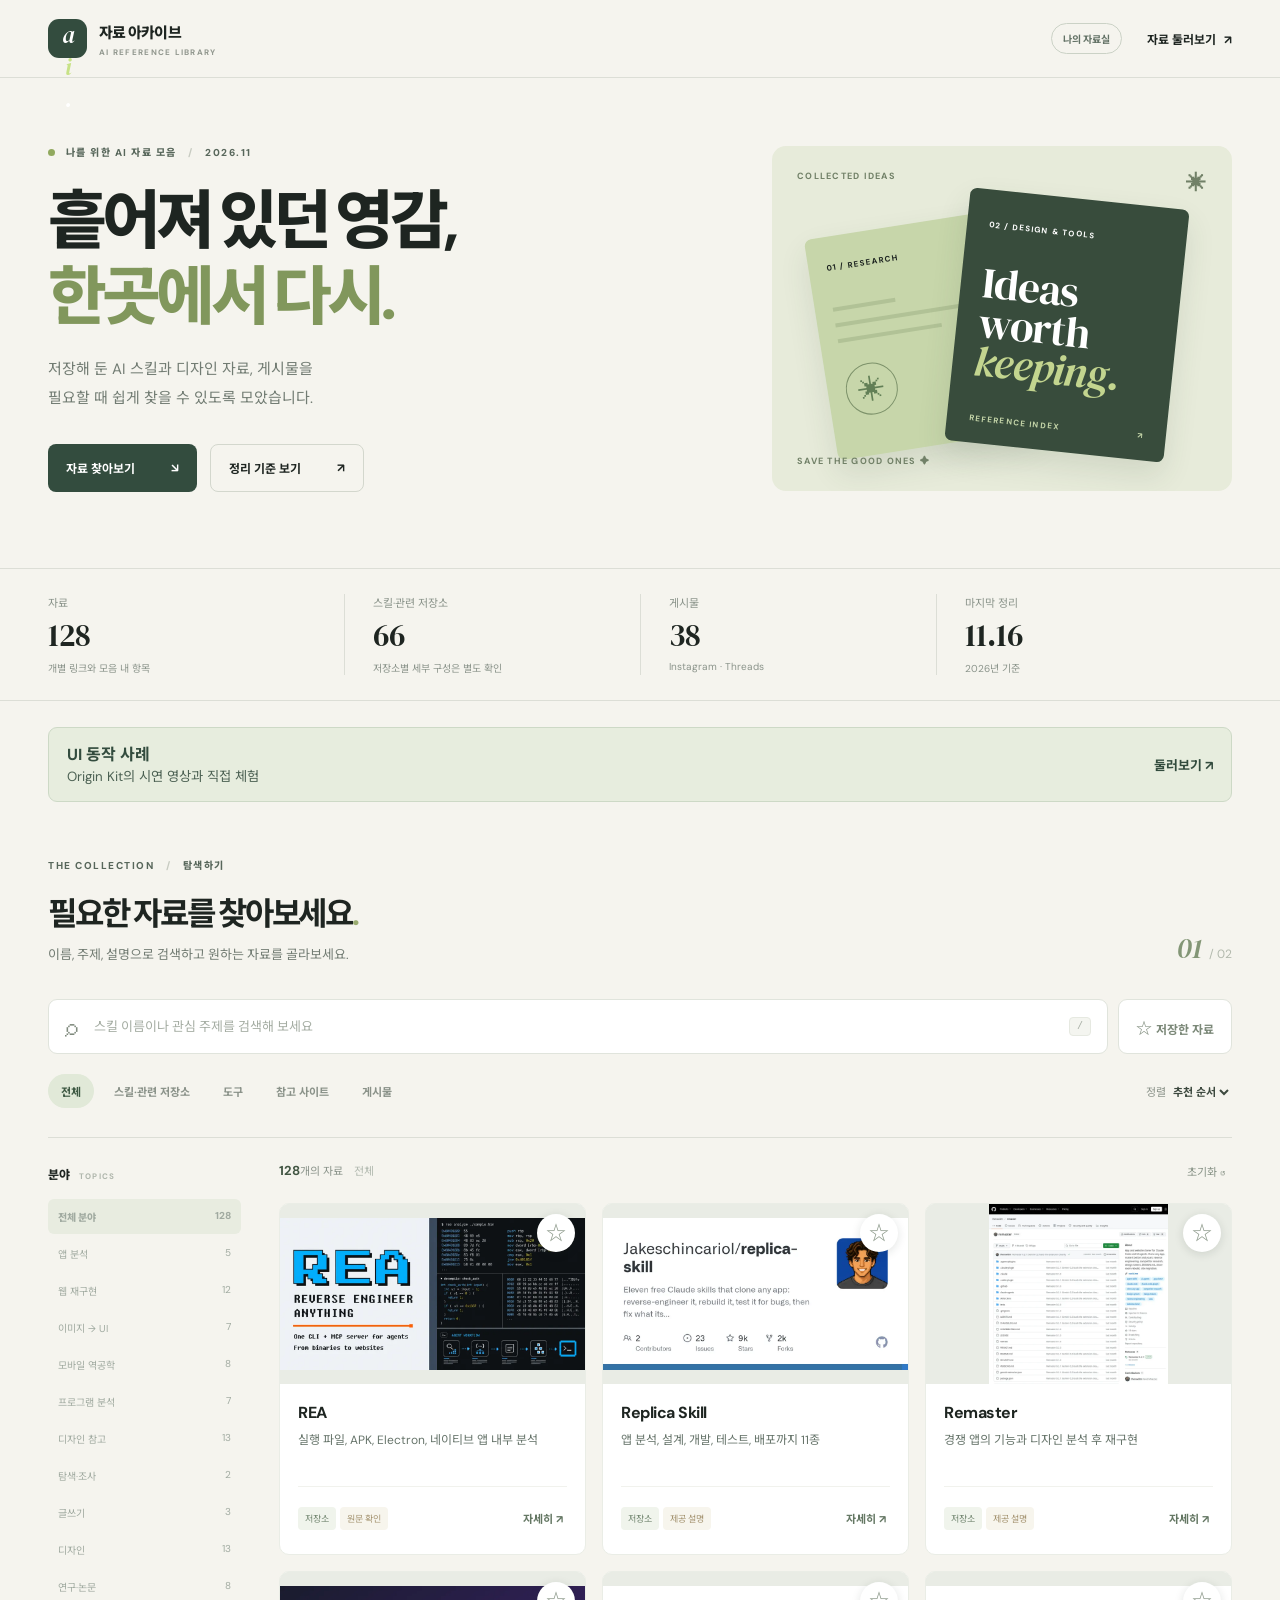
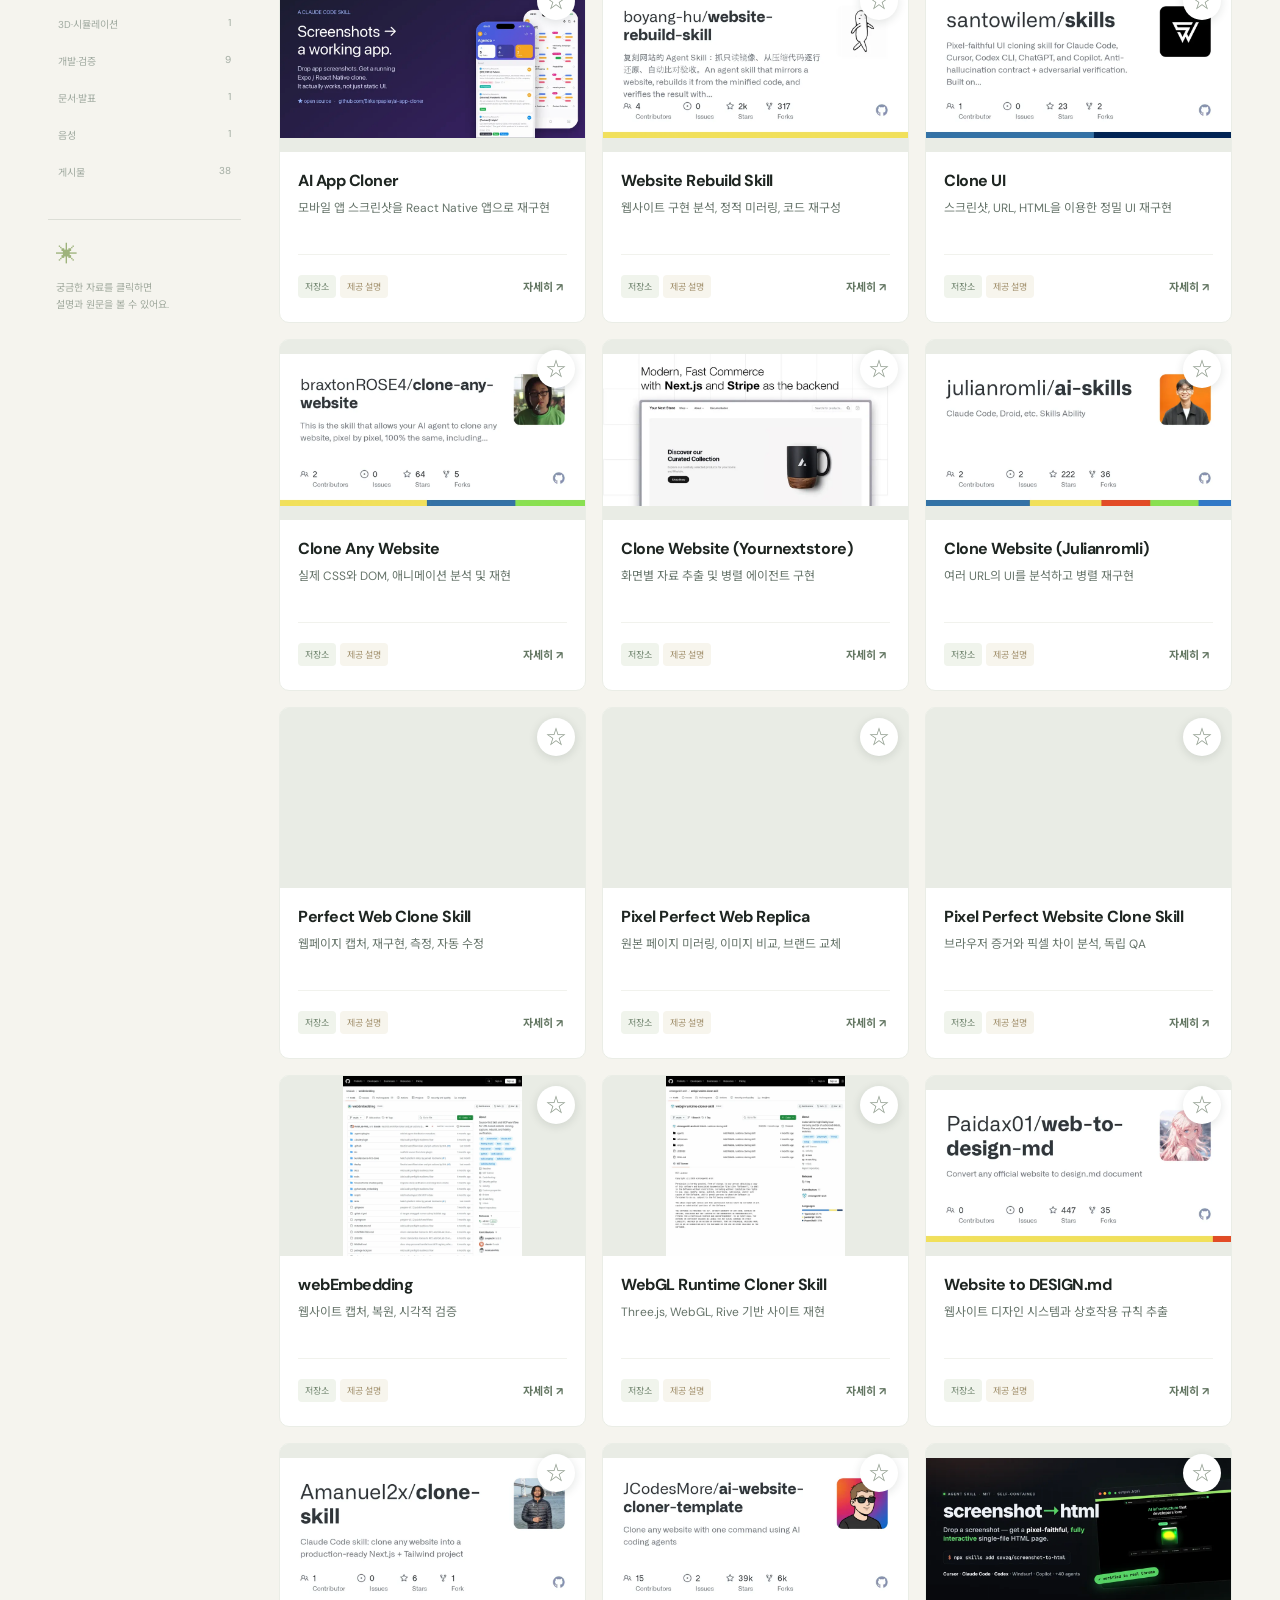
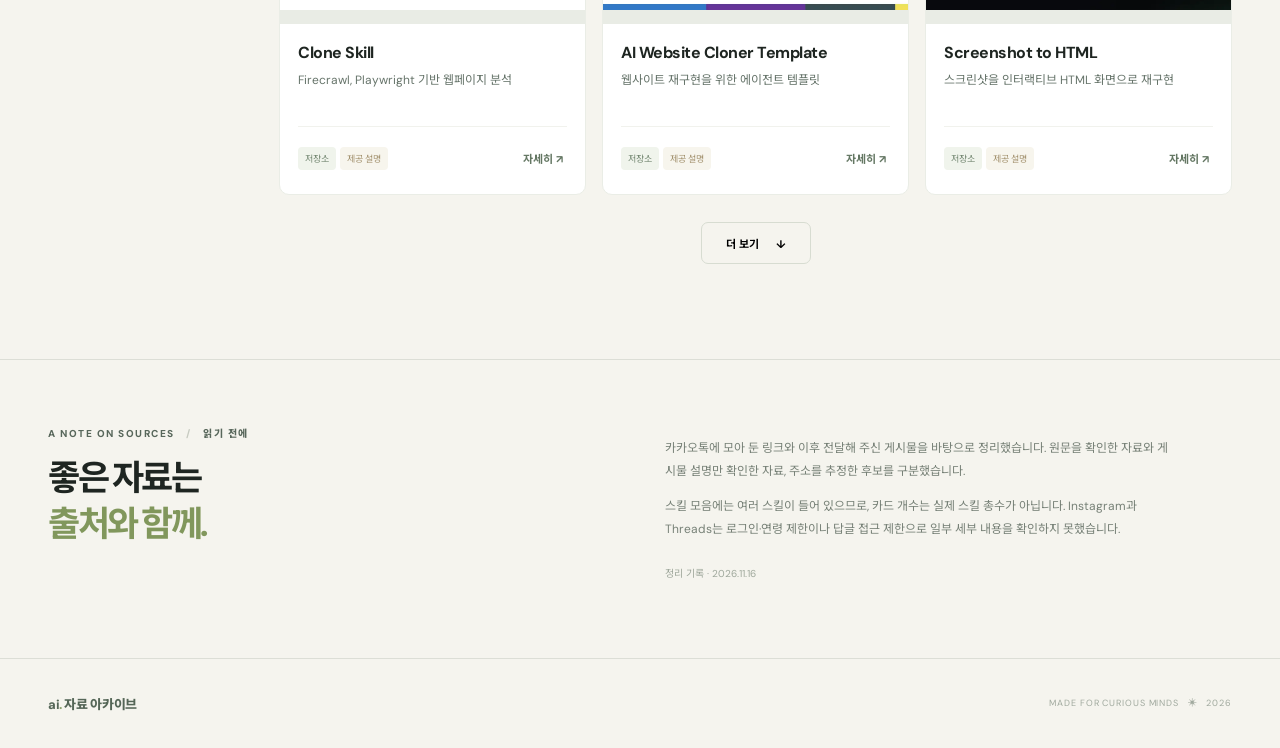
<file: index.html>
<!doctype html>
<html lang="ko">
<head>
  <meta charset="utf-8"><meta name="viewport" content="width=device-width, initial-scale=1">
  <meta name="theme-color" content="#f5f4ee">
  <title>AI 자료 아카이브</title>
  <meta name="description" content="모아 둔 AI 스킬과 디자인 자료, 게시물을 검색하는 개인 자료실">
  <link rel="stylesheet" href="style.css?v=5">
  <script defer src="data.js?v=5"></script><script defer src="analysis.js?v=5"></script><script defer src="app.js?v=5"></script>
</head>
<body>
  <header class="topbar"><a class="brand" href="#top" aria-label="AI 자료 아카이브 처음으로"><span class="brand-mark">a<span>i</span>.</span><span>자료 아카이브<small>AI REFERENCE LIBRARY</small></span></a><div class="top-right"><span class="private">나의 자료실</span><a href="#archive">자료 둘러보기 <span aria-hidden="true">↗</span></a></div></header>
  <main id="top">
    <section class="hero wrap"><div class="hero-copy"><div class="eyebrow"><span class="dot"></span> 나를 위한 AI 자료 모음 <span class="sep">/</span> 2026.11</div><h1>흩어져 있던 영감,<br><em>한곳에서 다시.</em></h1><p>저장해 둔 AI 스킬과 디자인 자료, 게시물을<br class="desktop"> 필요할 때 쉽게 찾을 수 있도록 모았습니다.</p><div class="hero-actions"><a class="primary" href="#archive">자료 찾아보기 <span>↘</span></a><a class="secondary" href="#method">정리 기준 보기 <span>↗</span></a></div></div><div class="hero-art" aria-hidden="true"><div class="art-label">COLLECTED IDEAS <span>✳</span></div><div class="art-card back"><span>01 / RESEARCH</span><div class="art-line short"></div><div class="art-line"></div><div class="art-line mid"></div><div class="art-circle">✳</div></div><div class="art-card front"><span>02 / DESIGN & TOOLS</span><strong>Ideas<br>worth<br><i>keeping.</i></strong><div class="art-footer"><span>REFERENCE INDEX</span><span>↗</span></div></div><div class="art-caption">SAVE THE GOOD ONES <span>✦</span></div></div></section>
    <section class="stats wrap" aria-label="자료 현황"><div><span>자료</span><strong id="totalCount">—</strong><small>개별 링크와 모음 내 항목</small></div><div><span>스킬·관련 저장소</span><strong id="skillCount">—</strong><small>저장소별 세부 구성은 별도 확인</small></div><div><span>게시물</span><strong id="postCount">—</strong><small>Instagram · Threads</small></div><div class="stat-note"><span>마지막 정리</span><strong>11.16</strong><small>2026년 기준</small></div></section>
    <nav class="wrap collection-nav" aria-label="UI 동작 사례">
      <a href="motion/">
        <span><strong>UI 동작 사례</strong><small>Origin Kit의 시연 영상과 직접 체험</small></span>
        <span class="collection-action">둘러보기 <span aria-hidden="true">↗</span></span>
      </a>
    </nav>
    <section class="archive wrap" id="archive"><div class="section-heading"><div><div class="eyebrow muted">THE COLLECTION <span class="sep">/</span> 탐색하기</div><h2>필요한 자료를 찾아보세요<span>.</span></h2><p>이름, 주제, 설명으로 검색하고 원하는 자료를 골라보세요.</p></div><div class="section-number">01 <span>/ 02</span></div></div>
      <div class="toolbar"><label class="search"><span aria-hidden="true">⌕</span><input id="search" type="search" placeholder="스킬 이름이나 관심 주제를 검색해 보세요" autocomplete="off"><kbd>/</kbd></label><button id="savedToggle" class="save-toggle" type="button" aria-pressed="false">☆ <span>저장한 자료</span></button></div>
      <div class="filter-row"><div id="typeFilters" class="chips" aria-label="자료 종류"></div><label class="sort-label">정렬 <select id="sort"><option value="curated">추천 순서</option><option value="name">이름 순서</option><option value="category">분야 순서</option></select></label></div>
      <div class="body-layout"><aside><div class="side-title">분야 <span>TOPICS</span></div><div id="categories" class="category-list"></div><div class="side-note"><span>✳</span><p>궁금한 자료를 클릭하면<br>설명과 원문을 볼 수 있어요.</p></div></aside><div class="results"><div class="result-head"><p><strong id="visibleCount">0</strong>개의 자료 <span id="filterHint">전체 보기</span></p><button id="clear" type="button">초기화 ↺</button></div><div id="cards" class="cards" aria-live="polite"></div><div id="empty" class="empty" hidden><span>⌕</span><h3>검색 결과가 없어요</h3><p>다른 단어나 분야로 다시 찾아보세요.</p><button id="resetEmpty" type="button">모든 자료 보기</button></div><button id="more" class="more" type="button">더 보기 <span>↓</span></button></div></div>
    </section>
    <section class="method wrap" id="method"><div><div class="eyebrow muted">A NOTE ON SOURCES <span class="sep">/</span> 읽기 전에</div><h2>좋은 자료는<br><em>출처와 함께.</em></h2></div><div class="method-copy"><p>카카오톡에 모아 둔 링크와 이후 전달해 주신 게시물을 바탕으로 정리했습니다. 원문을 확인한 자료와 게시물 설명만 확인한 자료, 주소를 추정한 후보를 구분했습니다.</p><p>스킬 모음에는 여러 스킬이 들어 있으므로, 카드 개수는 실제 스킬 총수가 아닙니다. Instagram과 Threads는 로그인·연령 제한이나 답글 접근 제한으로 일부 세부 내용을 확인하지 못했습니다.</p><span>정리 기록 · 2026.11.16</span></div></section>
  </main><footer class="wrap"><span class="footer-brand">ai<span>.</span> 자료 아카이브</span><span>MADE FOR CURIOUS MINDS &nbsp; ✳ &nbsp; 2026</span></footer>
  <dialog id="detailDialog" aria-labelledby="detailTitle"><div class="dialog-top"><span class="eyebrow">REFERENCE NOTE <span class="sep">/</span> 상세 정보</span><button id="closeDialog" type="button" aria-label="닫기">×</button></div><div id="dialogContent"></div></dialog>
  <div id="toast" class="toast" role="status" aria-live="polite"></div>
</body></html>
</file>
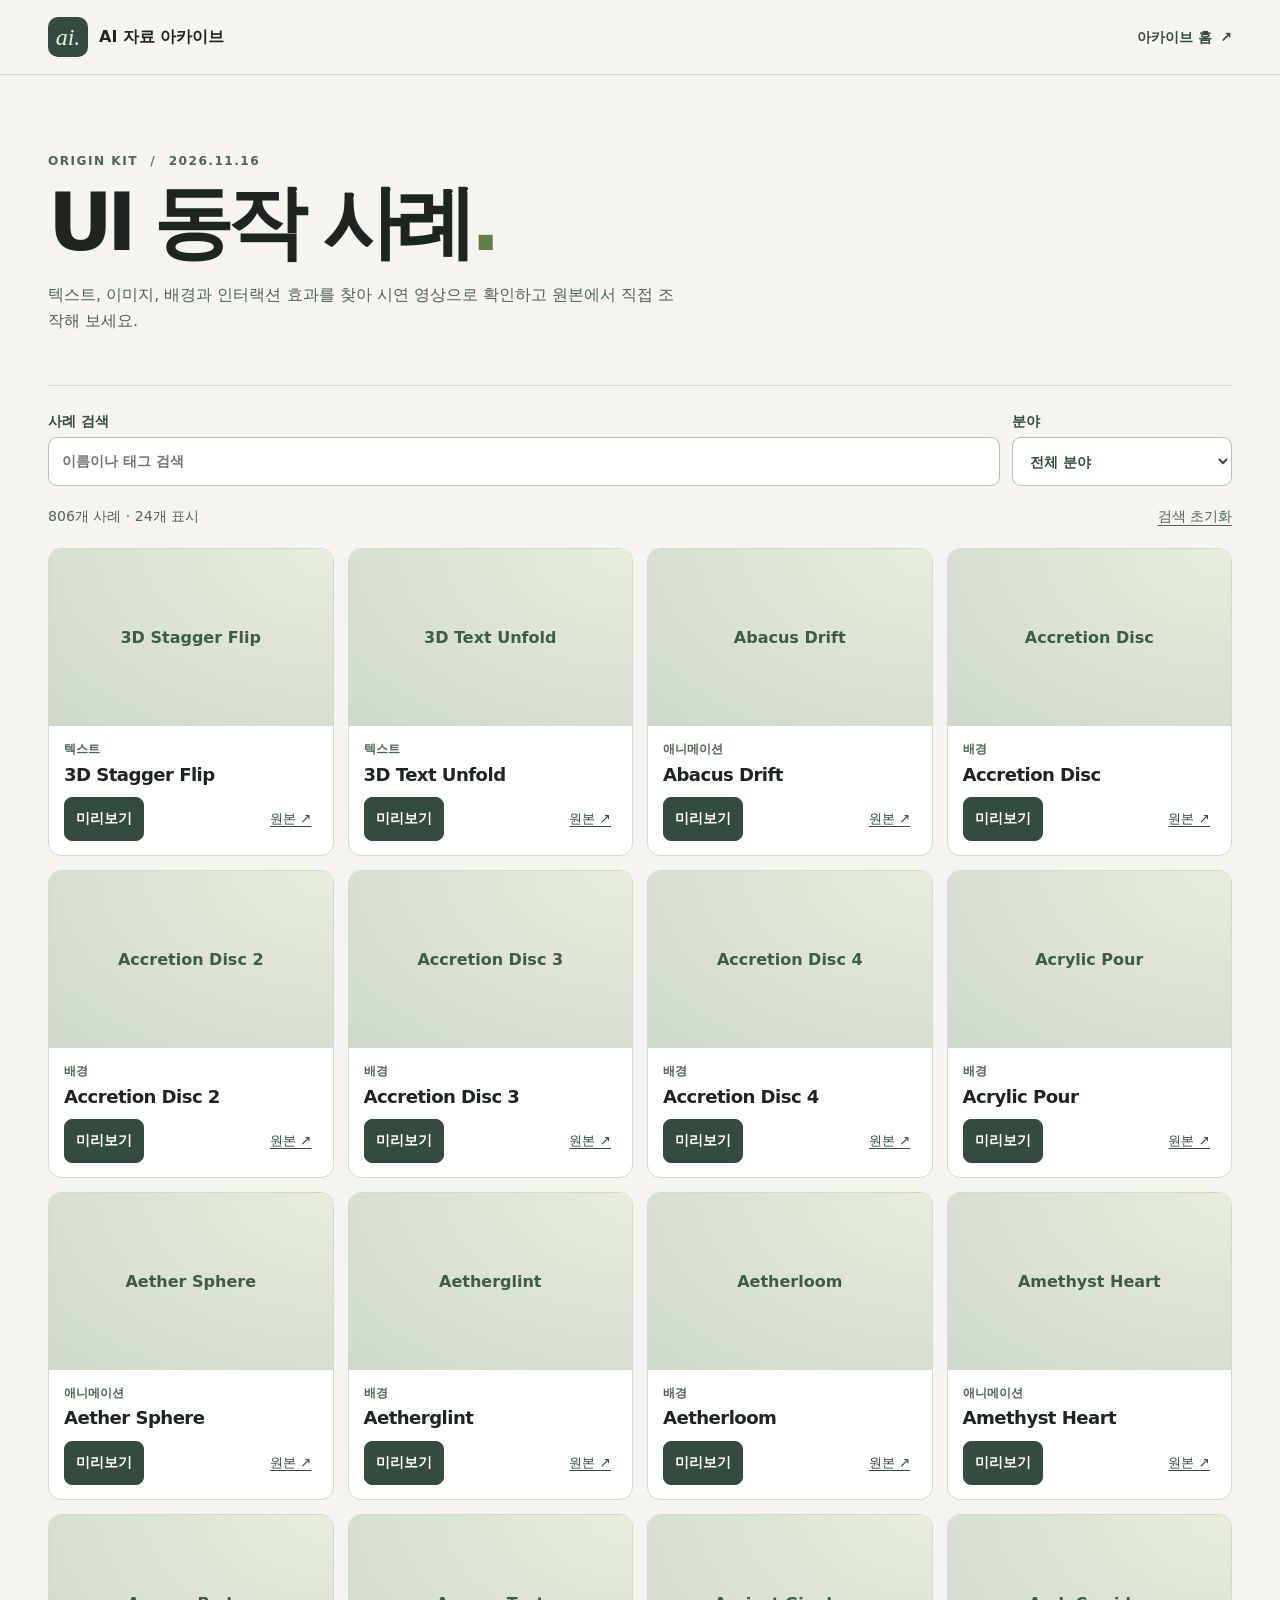
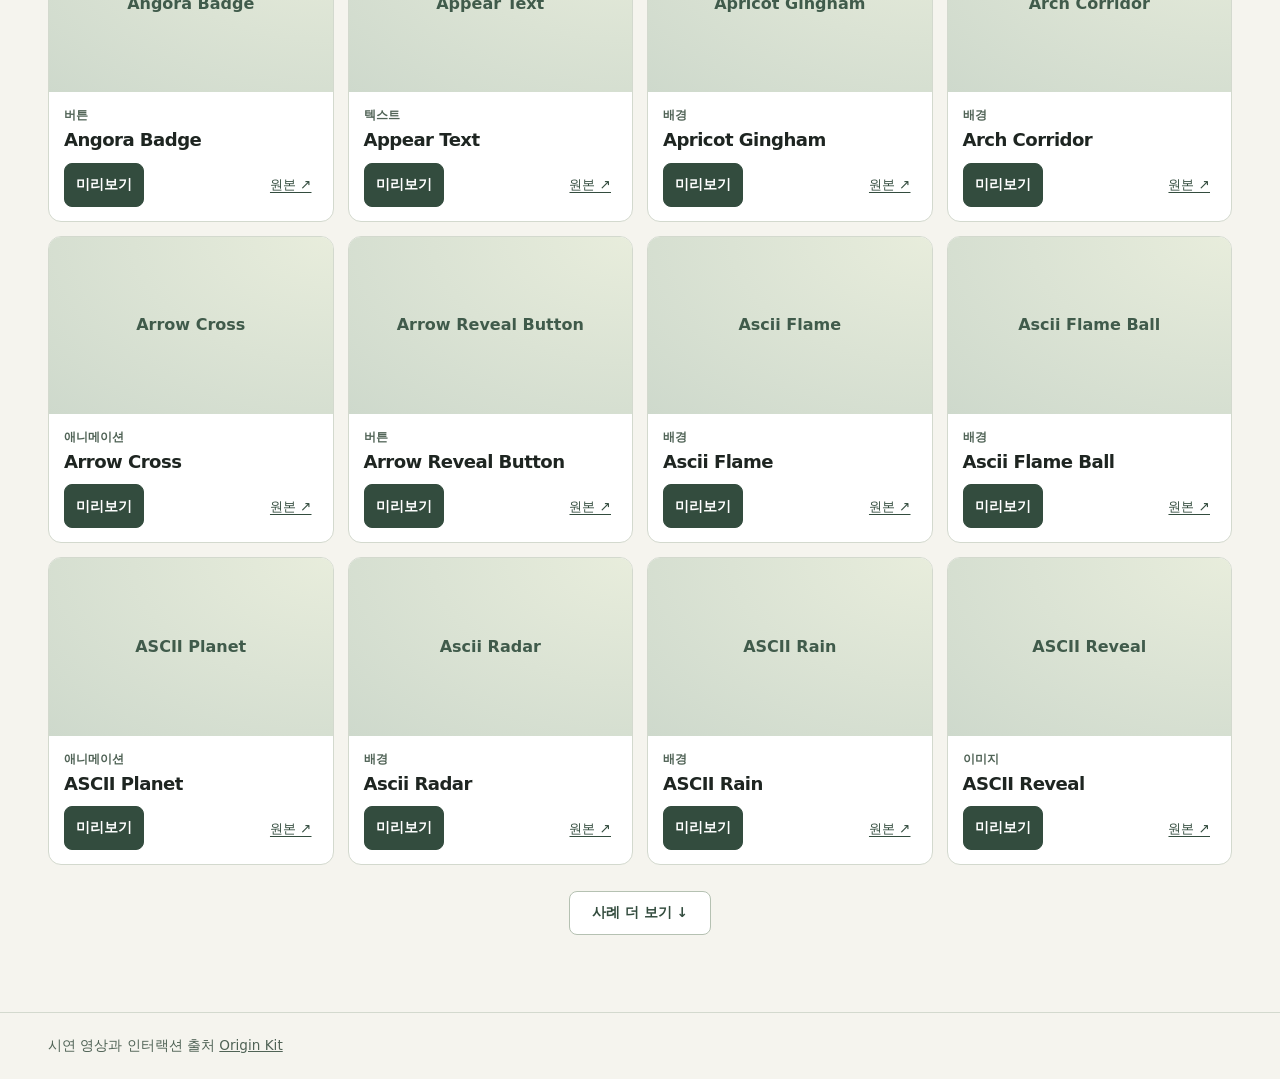
<file: motion/index.html>
<!doctype html>
<html lang="ko">
<head>
  <meta charset="utf-8">
  <meta name="viewport" content="width=device-width, initial-scale=1">
  <meta name="theme-color" content="#f5f4ee">
  <meta name="description" content="Origin Kit의 UI 인터랙션과 모션을 분야별로 찾아보고 시연 영상을 재생합니다.">
  <title>UI 동작 사례 · AI 자료 아카이브</title>
  <link rel="stylesheet" href="motion.css">
  <script defer src="catalog.js"></script>
  <script defer src="motion.js"></script>
</head>
<body>
  <header class="masthead">
    <div class="wrap masthead-inner">
      <a class="brand" href="../index.html"><span class="brand-mark" aria-hidden="true">ai.</span> AI 자료 아카이브</a>
      <a class="back-link" href="../index.html">아카이브 홈 <span aria-hidden="true">↗</span></a>
    </div>
  </header>
  <main class="wrap">
    <section class="intro" aria-labelledby="page-title">
      <p class="eyebrow">ORIGIN KIT <span aria-hidden="true">/</span> 2026.11.16</p>
      <h1 id="page-title">UI 동작 사례<span>.</span></h1>
      <p>텍스트, 이미지, 배경과 인터랙션 효과를 찾아 시연 영상으로 확인하고 원본에서 직접 조작해 보세요.</p>
    </section>
    <section class="catalog" aria-label="사례 탐색">
      <div class="tools">
        <label for="query">사례 검색<input id="query" type="search" placeholder="이름이나 태그 검색" autocomplete="off"></label>
        <label for="category">분야<select id="category"><option value="">전체 분야</option></select></label>
      </div>
      <div class="results-head">
        <p id="count" role="status"></p>
        <button id="reset" type="button" class="plain">검색 초기화</button>
      </div>
      <div id="grid" class="grid"></div>
      <p id="empty" class="empty" hidden>조건에 맞는 사례가 없습니다.</p>
      <button type="button" id="more" class="more" hidden>사례 더 보기 <span aria-hidden="true">↓</span></button>
      <noscript><p>사례를 검색하려면 브라우저에서 JavaScript를 켜 주세요.</p></noscript>
    </section>
  </main>
  <footer class="wrap">시연 영상과 인터랙션 출처 <a href="https://www.originkit.dev/components">Origin Kit</a></footer>
  <dialog id="preview" aria-labelledby="preview-title">
    <header class="dialog-head">
      <div><p id="preview-category" class="eyebrow"></p><h2 id="preview-title"></h2></div>
      <form method="dialog"><button class="control close" autofocus>닫기 <span aria-hidden="true">×</span></button></form>
    </header>
    <div class="preview-actions">
      <button id="show-video" type="button" class="control" aria-pressed="false">시연 영상</button>
      <button id="show-live" type="button" class="control" aria-pressed="false">직접 체험</button>
      <a id="original" class="control open-original" target="_blank" rel="noopener noreferrer">원본 새 탭 <span aria-hidden="true">↗</span></a>
      <a id="local-source" class="control" download hidden>로컬 TSX</a>
    </div>
    <div id="stage" class="stage"></div>
    <p id="preview-note" class="preview-note" role="status"></p>
  </dialog>
</body>
</html>
</file>
<file: style.css>
@import url('https://fonts.googleapis.com/css2?family=DM+Sans:wght@400;500;600;700&family=DM+Serif+Display:ital@0;1&family=Noto+Sans+KR:wght@400;500;600;700;800&display=swap');
:root{--bg:#f5f4ee;--ink:#1e2521;--muted:#788079;--line:#dcded6;--green:#a8bd71;--deep:#334c3e;--white:#fff;--serif:'DM Serif Display',Georgia,serif}*{box-sizing:border-box}html{scroll-behavior:smooth}body{margin:0;background:var(--bg);color:var(--ink);font-family:'DM Sans','Noto Sans KR',sans-serif;-webkit-font-smoothing:antialiased}button,input,select{font:inherit}button,a{transition:background .18s,color .18s,border-color .18s,transform .18s}a{color:inherit;text-decoration:none}button{cursor:pointer}.wrap{max-width:1280px;margin:auto;padding-left:48px;padding-right:48px}.topbar{height:78px;border-bottom:1px solid var(--line);display:flex;align-items:center;justify-content:space-between;padding:0 48px}.brand{display:flex;align-items:center;gap:12px;font-size:15px;font-weight:800;letter-spacing:-.05em}.brand small{display:block;margin-top:4px;font-size:8px;letter-spacing:.16em;color:#92988f}.brand-mark{display:grid;place-items:center;background:var(--deep);color:#fff;width:39px;height:39px;border-radius:11px;font:italic 23px var(--serif);letter-spacing:-.1em}.brand-mark span,.footer-brand span{color:#c7e286}.top-right{display:flex;align-items:center;gap:25px;font-size:12px;font-weight:700}.top-right a span{margin-left:5px}.private{font-size:10px;color:#637266;border:1px solid #cbd2c6;border-radius:100px;padding:7px 11px}.hero{min-height:490px;display:grid;grid-template-columns:1fr 460px;align-items:center;gap:30px;padding-top:65px;padding-bottom:75px}.eyebrow{font-size:10px;letter-spacing:.15em;font-weight:800;color:#58675b}.dot{display:inline-block;width:7px;height:7px;border-radius:50%;background:#91a95e;margin-right:7px}.sep{color:#c7cbc1;margin:0 8px}.hero h1{font-size:clamp(42px,5vw,66px);letter-spacing:-.075em;line-height:1.18;margin:25px 0 20px;font-weight:800}.hero h1 em,.method h2 em{font-style:normal;color:#81975c}.hero p,.section-heading p{font-size:15px;color:#727c73;line-height:1.9;margin:0}.hero-actions{display:flex;gap:13px;margin-top:32px}.primary,.secondary{display:inline-flex;gap:36px;align-items:center;padding:14px 18px;border-radius:8px;font-size:12px;font-weight:700}.primary{background:var(--deep);color:white}.primary:hover{background:#4c6654}.secondary{border:1px solid #d3d7cd}.secondary:hover{background:#e9ebe2}.hero-art{height:345px;position:relative;border-radius:14px;background:#e7ebda;overflow:hidden}.art-label,.art-caption{position:absolute;font-size:9px;font-weight:700;letter-spacing:.14em;color:#718067}.art-label{left:25px;top:24px;right:25px;display:flex;justify-content:space-between}.art-label span{font-size:20px}.art-caption{bottom:24px;left:25px}.art-card{position:absolute;border-radius:7px;box-shadow:0 14px 30px #3546331f}.art-card span{font-size:8px;letter-spacing:.15em;font-weight:700}.back{width:205px;height:223px;background:#c7d6aa;left:48px;top:77px;padding:18px;transform:rotate(-9deg)}.art-line{height:4px;background:#869a6f;margin-top:12px;width:90%;opacity:.35}.art-line.short{width:37%;margin-top:32px}.art-line.mid{width:62%}.art-circle{border:1px solid #7d926a;border-radius:50%;width:52px;height:52px;display:grid;place-items:center;margin-top:24px;color:#627f56;font-size:27px}.front{width:220px;height:254px;background:#384c3c;color:white;right:55px;top:52px;padding:22px;transform:rotate(6deg)}.front strong{display:block;font:normal 43px/.92 var(--serif);margin-top:30px;letter-spacing:-.02em}.front i{color:#c3d58f}.art-footer{position:absolute;bottom:20px;left:22px;right:22px;display:flex;justify-content:space-between;color:#c5d5a9}.stats{display:grid;grid-template-columns:repeat(4,1fr);border-top:1px solid var(--line);border-bottom:1px solid var(--line);padding-top:25px;padding-bottom:25px}.stats>div{padding-left:28px;border-left:1px solid var(--line)}.stats>div:first-child{padding-left:0;border:0}.stats span,.stats small{display:block;color:#8b948b;font-size:11px}.stats strong{display:block;font:normal 31px var(--serif);margin:4px 0}.stats small{font-size:10px}.archive{padding-top:105px;padding-bottom:95px}.section-heading{display:flex;justify-content:space-between;align-items:end}.section-heading h2,.method h2{font-size:32px;letter-spacing:-.07em;margin:16px 0 8px}.section-heading h2 span{color:#9aac70}.section-heading p{font-size:13px}.section-number{font:italic 28px var(--serif);color:#839676}.section-number span{font:12px 'DM Sans',sans-serif;color:#b2b9ad}.toolbar{display:flex;gap:10px;margin-top:32px}.search{height:55px;background:white;border:1px solid #e0e4dc;border-radius:9px;display:flex;align-items:center;gap:14px;padding:0 16px;flex:1}.search>span{font-size:25px;color:#7f8a7d}.search input{border:0;outline:0;min-width:0;flex:1;background:none;font-size:13px}.search input::placeholder{color:#a5ada3}kbd{font-size:10px;background:#f4f5f0;color:#a5ada3;border:1px solid #e6e9e1;border-radius:4px;padding:3px 7px}.save-toggle{background:#fff;border:1px solid #e0e4dc;border-radius:9px;padding:0 17px;font-size:16px;color:#7c8979}.save-toggle span{font-size:12px;font-weight:700}.save-toggle[aria-pressed=true]{background:#e7eedc;border-color:#a9bf8d;color:#3a593e}.filter-row{display:flex;justify-content:space-between;gap:12px;align-items:center;margin:20px 0 29px}.chips{display:flex;flex-wrap:wrap;gap:7px}.chip{border:1px solid transparent;background:transparent;color:#8a9289;padding:8px 12px;border-radius:100px;font-size:11px;font-weight:700}.chip.active{background:#e1e9d8;color:#3e5943}.chip:hover{background:#eaece4}.sort-label{color:#8b938a;white-space:nowrap;font-size:11px}.sort-label select{border:0;color:#3d493f;background:transparent;font-weight:700;outline:0}.body-layout{border-top:1px solid var(--line);display:grid;grid-template-columns:193px 1fr;gap:38px}.body-layout aside{padding-top:27px}.side-title{font-size:12px;font-weight:800}.side-title span{font-size:8px;letter-spacing:.15em;color:#b0b7ad;margin-left:6px}.category-list{display:grid;gap:2px;margin-top:16px}.category-list button{width:100%;border:0;background:transparent;text-align:left;padding:10px 10px;border-radius:6px;color:#7a847a;font-size:12px;display:flex;justify-content:space-between}.category-list button.active{background:#e8ece0;color:#405842;font-weight:800}.category-list button:hover{background:#ecefe6}.category-list button span{font-size:10px;color:#a0aaa0}.side-note{margin-top:30px;border-top:1px solid var(--line);padding:20px 8px;color:#a0a99d}.side-note>span{font-size:22px;color:#9eb37c}.side-note p{font-size:10px;line-height:1.7}.results{min-width:0}.result-head{height:65px;display:flex;align-items:center;justify-content:space-between;color:#8b948b;font-size:11px}.result-head strong{color:#425643;font-size:13px}.result-head p span{margin-left:8px;color:#b2bab0}.result-head button{border:0;background:none;color:#899488;font-size:11px}.cards{display:grid;grid-template-columns:repeat(3,minmax(0,1fr));gap:12px}.card{background:#fff;border:1px solid #eaede6;border-radius:10px;padding:19px;min-height:219px;display:flex;flex-direction:column;position:relative}.card:hover{border-color:#bdcbb1;transform:translateY(-2px);box-shadow:0 8px 22px #283c2b0a}.card-top{display:flex;align-items:center;justify-content:space-between;gap:8px}.card-icon{width:34px;height:34px;border-radius:9px;display:grid;place-items:center;font-size:14px;font-weight:800;background:#e9eee1;color:#637b50}.card:nth-child(3n+2) .card-icon{background:#f4ece0;color:#a48058}.card:nth-child(3n) .card-icon{background:#e9ecef;color:#6c8190}.favorite{border:0;background:transparent;font-size:20px;color:#b9c0b6;line-height:1}.favorite[aria-pressed=true]{color:#8ba460}.card h3{font-size:15px;letter-spacing:-.03em;margin:18px 0 8px;line-height:1.35;overflow-wrap:anywhere}.card p{font-size:11px;line-height:1.7;color:#899289;margin:0 0 15px;display:-webkit-box;-webkit-line-clamp:3;-webkit-box-orient:vertical;overflow:hidden}.card-bottom{margin-top:auto;border-top:1px solid #f1f2ed;padding-top:12px;display:flex;align-items:center;justify-content:space-between;gap:5px}.badges{display:flex;gap:4px;flex-wrap:wrap}.badge{font-size:9px;color:#738771;background:#f0f4ec;padding:5px 7px;border-radius:4px}.badge.status{background:#f7f5ed;color:#a49370}.detail-button{border:0;background:none;color:#647763;font-size:11px;font-weight:700;white-space:nowrap;padding:4px}.detail-button:hover{color:#273e2d}.more{display:block;margin:27px auto 0;border:1px solid #d7dcd1;background:transparent;border-radius:7px;padding:12px 24px;font-size:11px;font-weight:700}.more span{margin-left:14px}.empty{text-align:center;padding:75px 10px;color:#879187}.empty span{font-size:35px}.empty h3{color:#536453}.empty p{font-size:12px}.empty button{border:0;background:#e5ecdc;color:#456049;border-radius:6px;padding:10px 14px}.method{border-top:1px solid var(--line);padding-top:65px;padding-bottom:75px;display:grid;grid-template-columns:1fr 1fr;gap:50px}.method h2{font-size:35px;line-height:1.3}.method-copy{max-width:510px;color:#778177;font-size:12px;line-height:1.9}.method-copy span{display:block;margin-top:23px;font-size:10px;color:#9ea79b}footer{border-top:1px solid var(--line);display:flex;justify-content:space-between;align-items:center;height:90px;font-size:9px;letter-spacing:.1em;color:#a0a99e}.footer-brand{font-size:13px;letter-spacing:-.03em;font-weight:800;color:#556657}.footer-brand span{color:#8da36d}dialog{border:0;border-radius:14px;padding:26px;width:min(590px,calc(100% - 30px));max-height:80vh;box-shadow:0 24px 90px #14231840;color:var(--ink)}dialog::backdrop{background:#1e2922a8}.dialog-top{display:flex;justify-content:space-between;align-items:center}.dialog-top button{border:0;background:#f1f3ed;border-radius:50%;width:32px;height:32px;font-size:22px;color:#657363}#dialogContent h2{font-size:26px;letter-spacing:-.05em;margin:20px 0 8px}#dialogContent p{color:#6d786e;font-size:13px;line-height:1.85;white-space:pre-wrap;overflow-wrap:anywhere}#dialogContent .meta{font-size:10px;color:#a1aa9d;margin:14px 0 23px}.dialog-link{display:inline-flex;background:var(--deep);color:white;border-radius:7px;padding:12px 16px;margin-top:15px;font-size:12px;font-weight:700}.toast{position:fixed;bottom:24px;left:50%;transform:translate(-50%,20px);background:#344d3d;color:white;border-radius:7px;padding:10px 16px;font-size:12px;opacity:0;pointer-events:none;transition:.2s}.toast.show{opacity:1;transform:translate(-50%,0)}:focus-visible{outline:3px solid #8ca66f;outline-offset:3px}@media(max-width:1000px){.cards{grid-template-columns:repeat(2,minmax(0,1fr))}.hero{grid-template-columns:1fr 380px}.hero-art{height:310px}.front{right:28px}.back{left:24px}}@media(max-width:700px){.wrap{padding-left:20px;padding-right:20px}.topbar{height:68px;padding:0 20px}.top-right a{display:none}.hero{display:block;padding-top:46px;padding-bottom:45px}.hero h1{font-size:42px}.hero p{font-size:13px}.desktop{display:none}.hero-art{height:270px;margin-top:35px}.back{left:18%;top:55px;transform:scale(.85) rotate(-9deg);transform-origin:top left}.front{right:12%;top:35px;transform:scale(.85) rotate(6deg);transform-origin:top right}.stats{grid-template-columns:repeat(2,1fr);gap:22px;padding-top:22px;padding-bottom:22px}.stats>div:nth-child(3){border:0;padding-left:0}.archive{padding-top:70px}.section-heading h2{font-size:26px}.section-number{display:none}.toolbar{flex-wrap:wrap}.search{flex-basis:100%}.save-toggle{height:38px;padding:0 12px}.filter-row{align-items:flex-start;flex-direction:column}.body-layout{display:block}.body-layout aside{padding-top:20px}.category-list{display:flex;overflow-x:auto;gap:5px;margin-top:10px;padding-bottom:12px}.category-list button{white-space:nowrap;width:auto;gap:8px;border:1px solid #e1e5db}.side-note{display:none}.result-head{height:56px}.cards{grid-template-columns:repeat(2,minmax(0,1fr));gap:8px}.card{padding:14px;min-height:210px}.card h3{font-size:13px}.card p{font-size:10px}.badge{font-size:8px}.method{display:block;padding-top:45px;padding-bottom:50px}.method h2{font-size:30px}.method-copy{margin-top:25px}.footer-brand{white-space:nowrap}footer>span:last-child{font-size:8px;letter-spacing:0}}@media(max-width:380px){.cards{grid-template-columns:1fr}.hero h1{font-size:37px}.primary,.secondary{gap:13px}}
[hidden]{display:none!important}
.cards{gap:16px}.card{padding:0;overflow:hidden;min-height:0}.card-media{aspect-ratio:1.7;position:relative;overflow:hidden;background:#e5e9df}.card-media img{position:absolute;inset:0;width:100%;height:100%;object-fit:contain;background:#e9ece5}.media-placeholder{position:absolute;inset:0;display:flex;flex-direction:column;justify-content:center;align-items:flex-start;gap:9px;padding:22px;background:linear-gradient(135deg,#dce8d2,#f1f0e5);color:#35503d}.media-placeholder span{font-size:10px;font-weight:800;letter-spacing:.1em}.media-placeholder strong{font-size:18px;line-height:1.25;overflow-wrap:anywhere}.media-placeholder small{font-size:10px;color:#667c68}.card-media .favorite{position:absolute;z-index:2;top:10px;right:10px;display:grid;place-items:center;width:38px;height:38px;border-radius:50%;background:#fff;box-shadow:0 2px 10px #16251e20;color:#8d9a8b}.card-media .favorite[aria-pressed=true]{color:#729342}.card-content{padding:18px;display:flex;flex-direction:column;flex:1}.card h3{margin:0 0 8px;font-size:16px}.card p{font-size:12px;line-height:1.65;color:#66746a;min-height:40px}.card-bottom{padding-top:13px}.detail-button{padding:10px 4px}.detail-button:focus-visible{outline-offset:-1px}dialog{width:min(720px,calc(100% - 30px));max-height:min(88vh,900px);padding:30px 34px}#dialogContent h2{margin:20px 0 12px;font-size:29px}#dialogContent .badges{margin-bottom:24px}.detail-section{padding:18px 0;border-top:1px solid #e7ebe4}.detail-section h3{font-size:14px;margin:0 0 8px;color:#314d3b}.detail-section p{margin:0!important;font-size:14px!important;line-height:1.85!important;color:#536157!important}.detail-section.positive h3{color:#517c4d}.detail-section.caution h3{color:#9a683c}#dialogContent .meta{line-height:1.7;margin:20px 0 0;font-size:11px;color:#7c887c}.dialog-link{padding:14px 18px;margin-top:20px}.dialog-top button{width:44px;height:44px}
@media(max-width:700px){.cards{gap:10px}.card{padding:0;min-height:0}.card-content{padding:13px}.card h3{font-size:14px}.card p{font-size:11px;min-height:0}.card-media .favorite{width:34px;height:34px;top:7px;right:7px}.media-placeholder{padding:13px}.media-placeholder strong{font-size:14px}dialog{padding:22px;width:calc(100% - 24px)}#dialogContent h2{font-size:24px}.detail-section p{font-size:13px!important}}
.access-banner{display:flex;justify-content:space-between;align-items:center;gap:16px;background:#e5ebdd;border:1px solid #d3e0cc;border-radius:10px;padding:18px 20px;margin:-30px 0 55px;font-size:12px;color:#526a56;line-height:1.7}.access-banner strong{color:#2e4937;margin-right:10px}.access-banner>span:last-child{font-weight:800;white-space:nowrap}.access-nav{color:#405b45}.audit-detail-link{display:inline-block;color:#526f52;font-size:13px;font-weight:700;margin:0 0 18px;text-decoration:underline;text-underline-offset:3px}.access-page{max-width:1030px;padding-top:85px;padding-bottom:100px}.access-page h1{font-size:clamp(38px,5vw,60px);line-height:1.2;letter-spacing:-.07em;margin:22px 0}.access-page h1 em{font-style:normal;color:#81975c}.access-lead{color:#69766b;line-height:1.9;font-size:15px}.audit-summary{display:flex;flex-direction:column;gap:9px;margin:35px 0;background:#e5ebdd;border-radius:12px;padding:22px;color:#536957;font-size:13px;line-height:1.7}.audit-summary strong{font-size:17px;color:#314b37}.audit-list{display:grid;gap:16px}.audit-card{background:white;border:1px solid #e0e6dc;border-radius:14px;overflow:hidden;display:grid;grid-template-columns:260px 1fr}.audit-card-head{background:#eef2e8;padding:28px}.audit-label{font-size:10px;letter-spacing:.1em;color:#71876b;font-weight:800}.audit-card h2{font-size:22px;letter-spacing:-.05em;line-height:1.35;margin:15px 0 8px}.audit-card-head p{font-size:12px;color:#788779;line-height:1.7}.audit-body{padding:24px 28px}.audit-body h3{font-size:13px;color:#38533c;margin:20px 0 7px}.audit-body h3:first-child{margin-top:0}.audit-body p,.audit-extra p{font-size:13px;line-height:1.85;color:#5c6b60;margin:0 0 12px}.audit-body a,.audit-extra p a{color:#385f41;text-decoration:underline;text-underline-offset:3px;font-weight:700}.source-link{display:inline-block;padding:8px 0;font-size:13px}.audit-extra{padding:48px 0}.audit-extra h2{font-size:23px;letter-spacing:-.05em}.audit-extra p{margin:16px 0}
@media(max-width:700px){.top-right .access-nav{display:block;font-size:11px}.access-banner{margin:0 0 40px;align-items:flex-start;flex-direction:column;padding:16px}.access-banner strong{display:block}.access-page{padding-top:55px}.audit-card{display:block}.audit-card-head,.audit-body{padding:22px}.audit-card h2{font-size:20px}.audit-extra h2{font-size:20px}}
.collection-nav{margin-top:26px}
.collection-nav>a{min-height:70px;display:flex;align-items:center;justify-content:space-between;gap:15px;padding:13px 18px;background:#e7edde;border:1px solid #cdd9c6;border-radius:9px;color:#334c3e}
.collection-nav>a:hover{background:#dde8d5;border-color:#9eaf97}
.collection-nav>a:focus-visible{outline:3px solid #376139;outline-offset:3px}
.collection-nav strong,.collection-nav small{display:block}
.collection-nav strong{font-size:16px}
.collection-nav small{margin-top:2px;color:#4c6153;line-height:1.55}
.collection-action{font-size:13px;font-weight:700;white-space:nowrap}
.collection-nav+.archive{padding-top:55px}
@media(max-width:460px){.collection-nav>a{padding:12px;gap:9px}.collection-action{font-size:12px}.collection-nav+.archive{padding-top:40px}}
</file>
<file: motion/motion.css>
:root {
  color-scheme: light;
  --paper: #f5f4ee;
  --ink: #1e2521;
  --forest: #334c3e;
  --muted: #506356;
  --line: #d3d9ce;
  --lime: #a8bd71;
  font-family: "DM Sans", "Noto Sans KR", system-ui, sans-serif;
}
*, *::before, *::after { box-sizing: border-box; }
[hidden] { display: none !important; }
body { margin: 0; background: var(--paper); color: var(--ink); line-height: 1.6; }
a { color: inherit; }
button, input, select { font: inherit; color: inherit; }
button { cursor: pointer; }
:focus-visible { outline: 3px solid #376139; outline-offset: 3px; }
.wrap { width: min(1280px, 100%); margin-inline: auto; padding-inline: clamp(18px, 4vw, 48px); }
.masthead { border-bottom: 1px solid var(--line); }
.masthead-inner { min-height: 74px; display: flex; align-items: center; justify-content: space-between; gap: 16px; }
.brand { display: inline-flex; align-items: center; gap: 11px; font-weight: 750; text-decoration: none; }
.brand-mark { display: grid; place-items: center; width: 40px; min-width: 40px; height: 40px; border-radius: 10px; color: #e9f1df; background: var(--forest); font: italic 24px Georgia, serif; }
.back-link { display: inline-flex; align-items: center; gap: 8px; min-height: 44px; color: var(--forest); text-decoration: none; font-weight: 700; font-size: .88rem; }
.back-link:hover { text-decoration: underline; }
.intro { padding-block: clamp(38px, 6vw, 84px) clamp(26px, 4vw, 54px); }
.eyebrow { margin: 0; color: var(--muted); font-size: .76rem; font-weight: 750; letter-spacing: .12em; }
.eyebrow span { margin-inline: .55em; color: #637c5d; }
.intro h1 { margin: .1em 0 .18em; font-size: clamp(2.75rem, 7vw, 5rem); letter-spacing: -.075em; line-height: 1.11; }
.intro h1 span { color: #637e44; }
.intro p:last-child { max-width: 640px; color: var(--muted); margin: 0; }
.catalog { border-top: 1px solid var(--line); padding-block: 24px clamp(44px, 6vw, 80px); }
.tools { display: grid; grid-template-columns: minmax(0, 1fr) minmax(128px, 220px); gap: 12px; }
.tools label { font-size: .875rem; font-weight: 740; color: var(--forest); }
.tools input, .tools select { display: block; width: 100%; min-height: 49px; margin-top: 5px; padding: 9px 13px; background: #fff; border: 1px solid #b6c1b3; border-radius: 9px; }
.results-head { display: flex; align-items: center; justify-content: space-between; gap: 12px; margin-block: 8px 10px; color: var(--muted); }
.results-head p { margin: 0; font-size: .88rem; }
.plain { border: 0; background: transparent; font-size: .86rem; min-height: 44px; padding: 4px 0 4px 10px; text-decoration: underline; text-underline-offset: 4px; }
.grid { display: grid; grid-template-columns: repeat(3, minmax(0, 1fr)); gap: 14px; }
.card { display: flex; flex-direction: column; min-width: 0; background: #fff; border: 1px solid var(--line); border-radius: 13px; }
.card:hover { border-color: #8fa78e; }
.thumb { position: relative; aspect-ratio: 16 / 10; overflow: hidden; display: grid; place-items: center; padding: 12px; background: radial-gradient(ellipse at top right,#e8eddc,#ced9cc); border-radius: 12px 12px 0 0; }
.thumb span { color: #405b4b; font-weight: 720; text-align: center; overflow-wrap: anywhere; }
.thumb img { position: absolute; width: 100%; height: 100%; inset: 0; object-fit: cover; }
.card-body { display: flex; flex: 1; flex-direction: column; padding: 14px 15px; }
.card-type { margin: 0; color: var(--muted); font-size: .76rem; font-weight: 730; }
.card h2 { margin: .16em 0 .55em; font-size: 1.13rem; line-height: 1.35; overflow-wrap: anywhere; letter-spacing: -.03em; }
.card-actions { display: flex; align-items: center; justify-content: space-between; gap: 6px; margin-top: auto; flex-wrap: wrap; }
.control, .more { min-height: 44px; border: 1px solid #b5c1b2; border-radius: 8px; background: #fff; color: var(--forest); padding: 8px 11px; font-size: .85rem; font-weight: 720; }
a.control { display: inline-flex; align-items: center; gap: 5px; text-decoration: none; }
.control:hover, .more:hover { background: #e8eee4; }
.control[aria-pressed="true"], .watch { background: var(--forest); color: #fff; border-color: var(--forest); }
.watch:hover, .control[aria-pressed="true"]:hover { background: #466250; }
.source { color: var(--forest); text-underline-offset: 3px; font-size: .84rem; min-height: 44px; display: inline-flex; align-items: center; padding-inline: 6px; }
.more { display: block; margin: 26px auto 0; padding-inline: 22px; }
.empty { margin: 0; padding: 30px; border: 1px dashed #b7c5b6; border-radius: 10px; text-align: center; color: var(--muted); }
footer { border-top: 1px solid var(--line); padding-block: 22px; color: var(--muted); font-size: .85rem; }
dialog { width: min(920px, calc(100% - 24px)); max-height: calc(100% - 24px); padding: clamp(14px, 3vw, 25px); border: 1px solid var(--line); border-radius: 14px; background: var(--paper); color: var(--ink); }
dialog::backdrop { background: rgb(12 20 16 / .72); }
.dialog-head { display: flex; justify-content: space-between; align-items: start; gap: 14px; margin-bottom: 12px; }
.dialog-head h2 { margin: 3px 0 0; font-size: clamp(1.35rem, 4vw, 2rem); line-height: 1.2; overflow-wrap: anywhere; }
.close { white-space: nowrap; }
.preview-actions { display: flex; flex-wrap: wrap; align-items: center; gap: 8px; margin-block: 13px; }
.open-original { margin-left: auto; }
.stage { background: #17221c; border-radius: 9px; overflow: hidden; }
.stage video, .stage iframe { display: block; width: 100%; border: 0; }
.stage video { max-height: min(55vh, 500px); aspect-ratio: 16 / 9; object-fit: contain; }
.stage iframe { height: min(60vh, 600px); min-height: 230px; background: white; }
.preview-note { color: var(--muted); font-size: .85rem; margin: 10px 0 0; }
@media (min-width: 1120px) { .grid { grid-template-columns: repeat(4, minmax(0, 1fr)); } }
@media (max-width: 790px) { .grid { grid-template-columns: repeat(2, minmax(0, 1fr)); } }
@media (max-width: 460px) {
  .grid { grid-template-columns: 1fr; }
  .tools { grid-template-columns: 1fr; }
  .open-original { margin-left: 0; }
}
</file>
